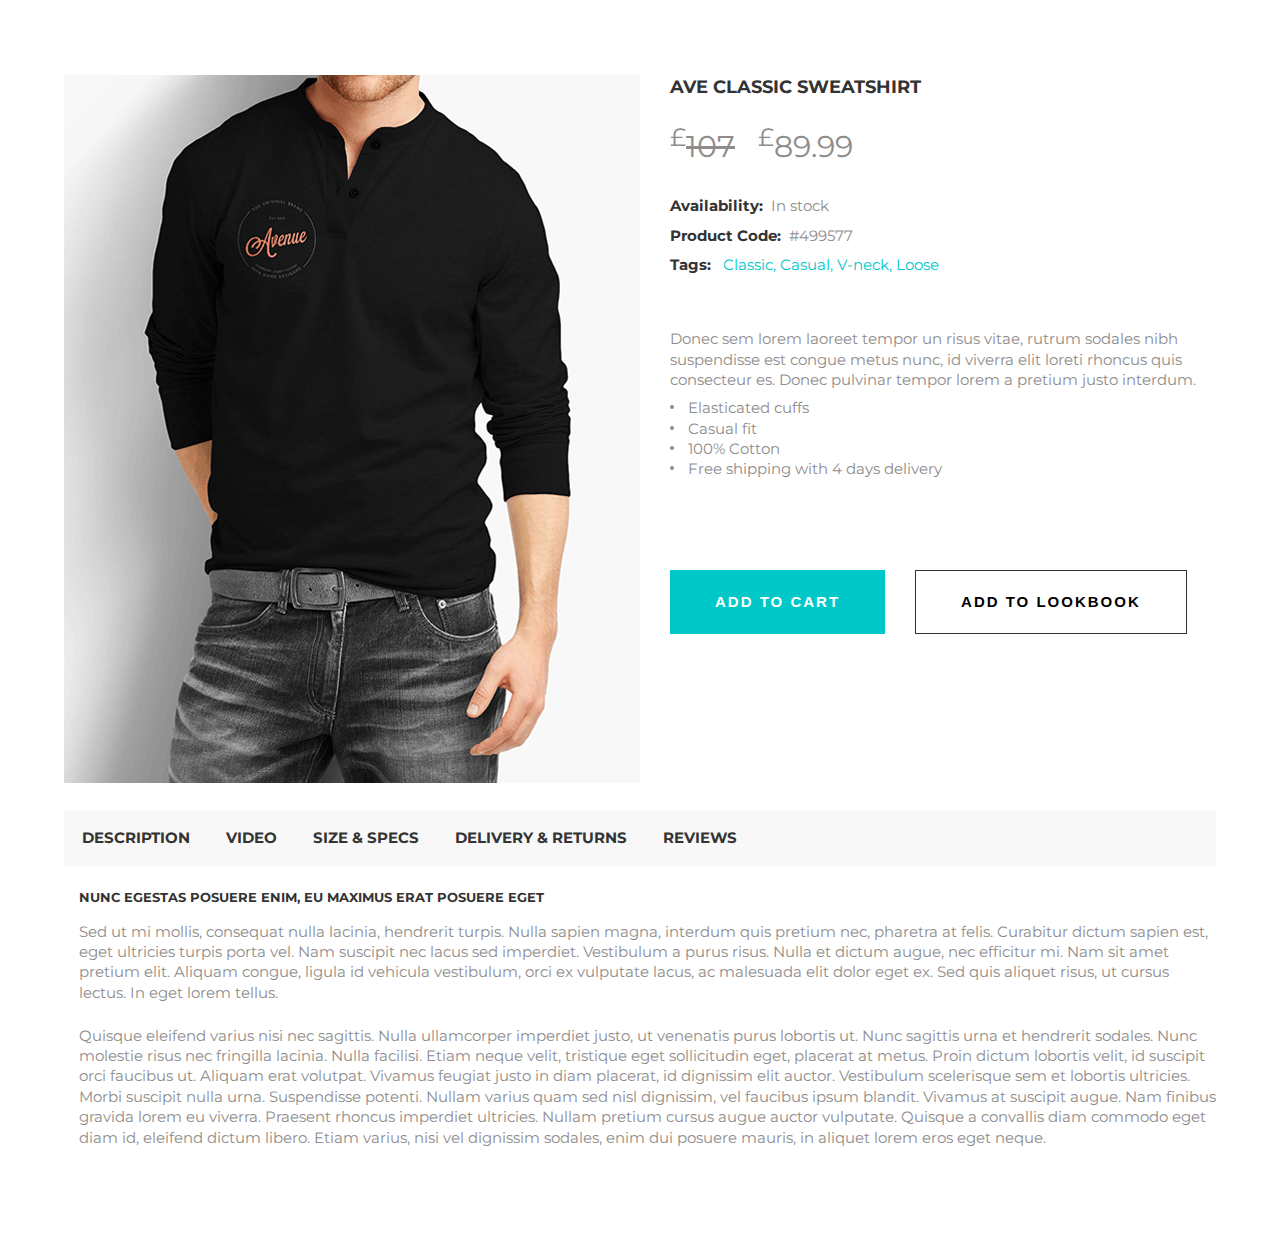
<file: docs/index.html>
<!DOCTYPE html>
<html lang="en">
<head>
    <meta charset="UTF-8">
    <title>Card-product</title>
    <meta name="description" content="Author: R.V. Kravets">

	<meta http-equiv="X-UA-Compatible" content="IE=edge">
	<meta name="viewport" content="width=device-width, initial-scale=1">
<link href="index.css" rel="stylesheet"></head>
<body>
    <section class="card section-card">
        <div class="card__wrapper">
            <div class="card__row">
                <div class=" card__colunmn card__colunmn-left">
                    <div class="card__column-image">
                        <div class="card__image">
                            <img src="./assets/images/product-image.png" alt="Product">
                        </div>
                    </div>
                </div>
                <div class="card__colunmn card__column-right">
                    <div class="card__column-description">
                        <h3>Ave classic sweatshirt</h3>
                        <div class="card__price">
                            <span class="card__price-value">
                                <span class="card__currency">&#163;</span><del>107</del>
                            </span>
                            <span class="card__price-value">
                                <span class="card__currency">&#163;</span>89.99
                            </span>
                        </div>
                        <div class="card__feature">
                            <div class="card__future-item">
                                <span class="card__future-value">Availability:</span>In stock
                            </div>
                            <div class="card__future-item">
                                <span class="card__future-value">Product Code:</span>#499577
                            </div>
                            <div class="card__future-item">
                                <span class="card__future-value">Tags:</span>
                                <span class="card__future-value_tags">Classic, Casual, V-neck, Loose</span>
                            </div>
                        </div>
                        <div class="card__product">
                            <div>
                                <p>Donec sem lorem laoreet tempor un risus vitae, rutrum sodales nibh suspendisse est congue metus nunc, id viverra elit loreti rhoncus quis consecteur es. Donec pulvinar tempor lorem a pretium justo interdum.</p>
                            </div>
                            <ul class="card__product-items">
                                <li class="card__product-item">Elasticated cuffs</li>
                                <li class="card__product-item">Casual fit</li>
                                <li class="card__product-item">100% Cotton</li>
                                <li class="card__product-item">Free shipping with 4 days delivery</li>
                            </ul>
                        </div>
                        <div class="card__action">
                            <button class="card__btn_cart btn">Add to cart</button>
                            <button class="card__btn_book btn">Add to Lookbook</button>
                        </div>
                    </div>
                </div>
                <div class="card__detailes">
                    <div class="card__detailes-nav">
                        <ul class="card__nav-items">
                            <li class="card__nav-item">
                                <a class="card__nav-link" href="#">Description</a>
                            </li>
                            <li class="card__nav-item">
                                <a class="card__nav-link" href="#">Video</a>
                            </li>
                            <li class="card__nav-item">
                                <a class="card__nav-link" href="#">Size & Specs</a>
                            </li>
                            <li class="card__nav-item">
                                <a class="card__nav-link" href="#">Delivery & Returns</a>
                            </li>
                            <li class="card__nav-item">
                                <a class="card__nav-link" href="#">Reviews</a>
                            </li>
                        </ul>
                    </div>
                    <div class="card__detailes-content">
                        <p class="card__detailes-content_title">Nunc egestas posuere enim, eu maximus erat posuere eget</p>
                        <div class="card__detailes-content_text-one">
                            <p>Sed ut mi mollis, consequat nulla lacinia, hendrerit turpis. Nulla sapien magna, interdum quis pretium nec, pharetra at felis. Curabitur dictum sapien est, eget ultricies turpis porta vel. Nam suscipit nec lacus sed imperdiet. Vestibulum a purus risus. Nulla et dictum augue, nec efficitur mi. Nam sit amet pretium elit. Aliquam congue, ligula id vehicula vestibulum, orci ex vulputate lacus, ac malesuada elit dolor eget ex. Sed quis aliquet risus, ut cursus lectus. In eget lorem tellus.</p>
                        </div>
                        <div class="card__detailes-content_text">
                            <p>Quisque eleifend varius nisi nec sagittis. Nulla ullamcorper imperdiet justo, ut venenatis purus lobortis ut. Nunc sagittis urna et hendrerit sodales. Nunc molestie risus nec fringilla lacinia. Nulla facilisi. Etiam neque velit, tristique eget sollicitudin eget, placerat at metus. Proin dictum lobortis velit, id suscipit orci faucibus ut. Aliquam erat volutpat. Vivamus feugiat justo in diam placerat, id dignissim elit auctor. Vestibulum scelerisque sem et lobortis ultricies. Morbi suscipit nulla urna. Suspendisse potenti. Nullam varius quam sed nisl dignissim, vel faucibus ipsum blandit. Vivamus at suscipit augue. Nam finibus gravida lorem eu viverra. Praesent rhoncus imperdiet ultricies. Nullam pretium cursus augue auctor vulputate. Quisque a convallis diam commodo eget diam id, eleifend dictum libero. Etiam varius, nisi vel dignissim sodales, enim dui posuere mauris, in aliquet lorem eros eget neque.</p>
                        </div>
                    </div>
                </div>
            </div>
        </div>
    </section>
<script type="text/javascript" src="vendors.js"></script><script type="text/javascript" src="index.js"></script></body>
</html>
</file>
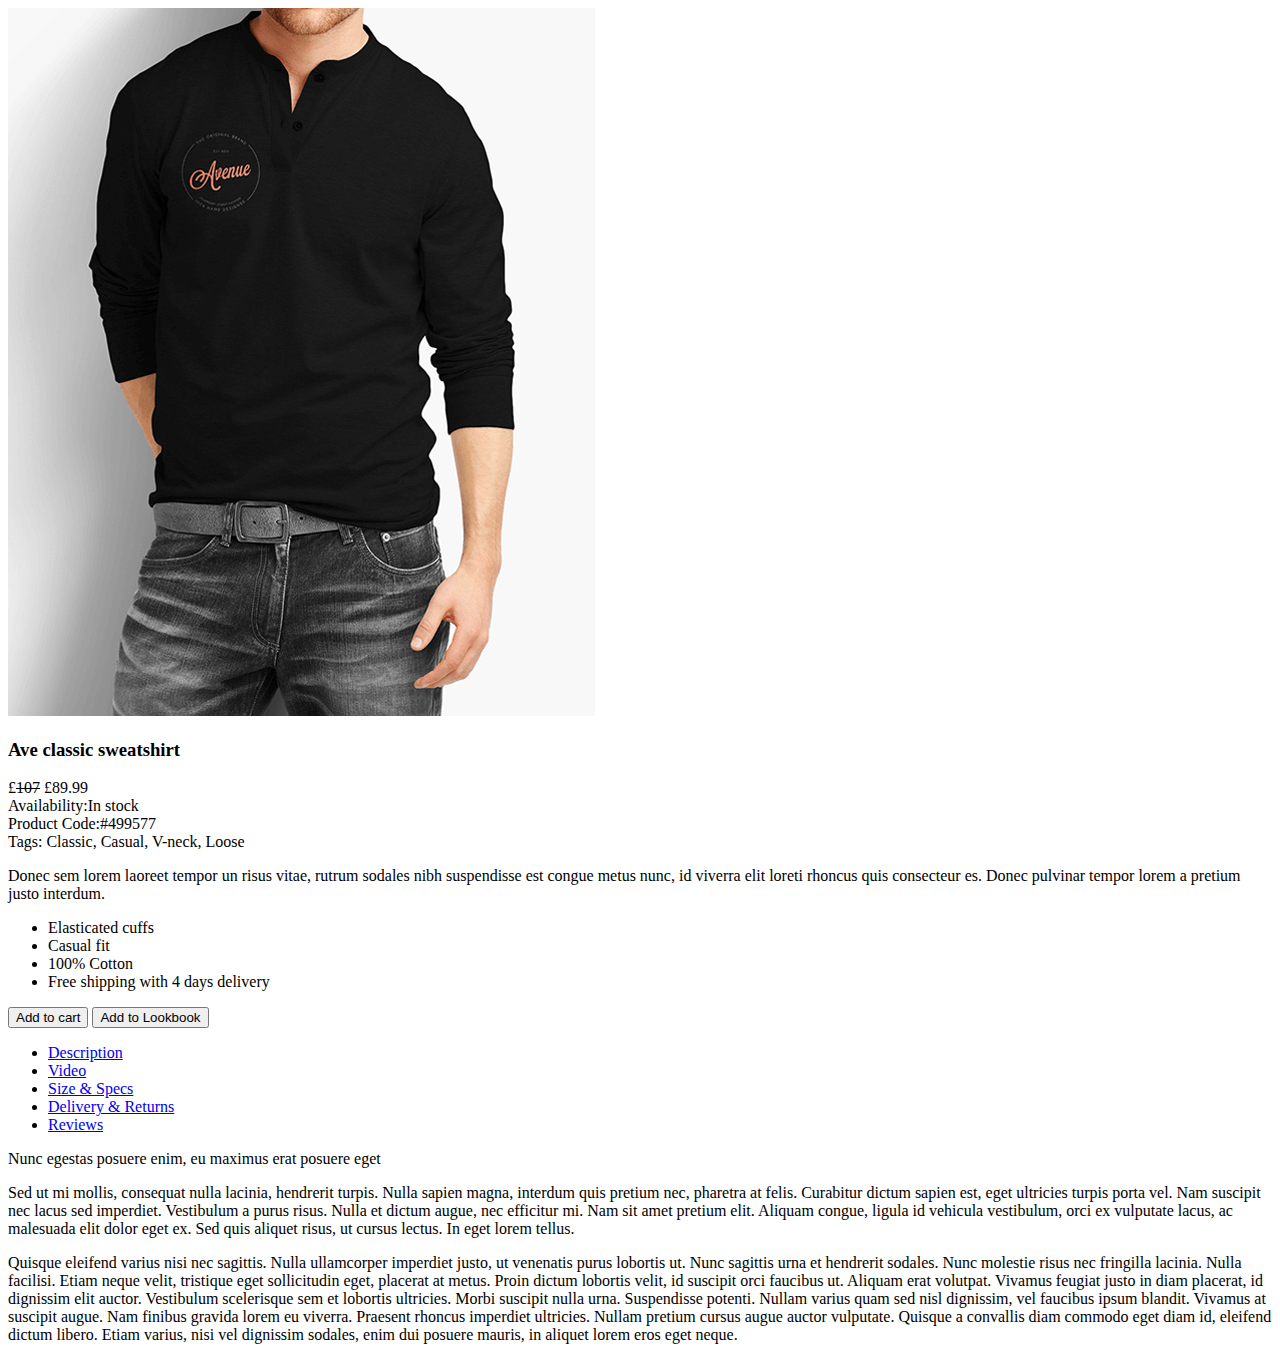
<file: src/index/index.html>
<!DOCTYPE html>
<html lang="en">
<head>
    <meta charset="UTF-8">
    <title>Card-product</title>
    <meta name="description" content="Author: R.V. Kravets">

	<meta http-equiv="X-UA-Compatible" content="IE=edge">
	<meta name="viewport" content="width=device-width, initial-scale=1">
</head>
<body>
    <section class="card section-card">
        <div class="card__wrapper">
            <div class="card__row">
                <div class=" card__colunmn card__colunmn-left">
                    <div class="card__column-image">
                        <div class="card__image">
                            <img src="../../assets/images/product-image.png" alt="Product">
                        </div>
                    </div>
                </div>
                <div class="card__colunmn card__column-right">
                    <div class="card__column-description">
                        <h3>Ave classic sweatshirt</h3>
                        <div class="card__price">
                            <span class="card__price-value">
                                <span class="card__currency">&#163;</span><del>107</del>
                            </span>
                            <span class="card__price-value">
                                <span class="card__currency">&#163;</span>89.99
                            </span>
                        </div>
                        <div class="card__feature">
                            <div class="card__future-item">
                                <span class="card__future-value">Availability:</span>In stock
                            </div>
                            <div class="card__future-item">
                                <span class="card__future-value">Product Code:</span>#499577
                            </div>
                            <div class="card__future-item">
                                <span class="card__future-value">Tags:</span>
                                <span class="card__future-value_tags">Classic, Casual, V-neck, Loose</span>
                            </div>
                        </div>
                        <div class="card__product">
                            <div>
                                <p>Donec sem lorem laoreet tempor un risus vitae, rutrum sodales nibh suspendisse est congue metus nunc, id viverra elit loreti rhoncus quis consecteur es. Donec pulvinar tempor lorem a pretium justo interdum.</p>
                            </div>
                            <ul class="card__product-items">
                                <li class="card__product-item">Elasticated cuffs</li>
                                <li class="card__product-item">Casual fit</li>
                                <li class="card__product-item">100% Cotton</li>
                                <li class="card__product-item">Free shipping with 4 days delivery</li>
                            </ul>
                        </div>
                        <div class="card__action">
                            <button class="card__btn_cart btn">Add to cart</button>
                            <button class="card__btn_book btn">Add to Lookbook</button>
                        </div>
                    </div>
                </div>
                <div class="card__detailes">
                    <div class="card__detailes-nav">
                        <ul class="card__nav-items">
                            <li class="card__nav-item">
                                <a class="card__nav-link" href="#">Description</a>
                            </li>
                            <li class="card__nav-item">
                                <a class="card__nav-link" href="#">Video</a>
                            </li>
                            <li class="card__nav-item">
                                <a class="card__nav-link" href="#">Size & Specs</a>
                            </li>
                            <li class="card__nav-item">
                                <a class="card__nav-link" href="#">Delivery & Returns</a>
                            </li>
                            <li class="card__nav-item">
                                <a class="card__nav-link" href="#">Reviews</a>
                            </li>
                        </ul>
                    </div>
                    <div class="card__detailes-content">
                        <p class="card__detailes-content_title">Nunc egestas posuere enim, eu maximus erat posuere eget</p>
                        <div class="card__detailes-content_text-one">
                            <p>Sed ut mi mollis, consequat nulla lacinia, hendrerit turpis. Nulla sapien magna, interdum quis pretium nec, pharetra at felis. Curabitur dictum sapien est, eget ultricies turpis porta vel. Nam suscipit nec lacus sed imperdiet. Vestibulum a purus risus. Nulla et dictum augue, nec efficitur mi. Nam sit amet pretium elit. Aliquam congue, ligula id vehicula vestibulum, orci ex vulputate lacus, ac malesuada elit dolor eget ex. Sed quis aliquet risus, ut cursus lectus. In eget lorem tellus.</p>
                        </div>
                        <div class="card__detailes-content_text">
                            <p>Quisque eleifend varius nisi nec sagittis. Nulla ullamcorper imperdiet justo, ut venenatis purus lobortis ut. Nunc sagittis urna et hendrerit sodales. Nunc molestie risus nec fringilla lacinia. Nulla facilisi. Etiam neque velit, tristique eget sollicitudin eget, placerat at metus. Proin dictum lobortis velit, id suscipit orci faucibus ut. Aliquam erat volutpat. Vivamus feugiat justo in diam placerat, id dignissim elit auctor. Vestibulum scelerisque sem et lobortis ultricies. Morbi suscipit nulla urna. Suspendisse potenti. Nullam varius quam sed nisl dignissim, vel faucibus ipsum blandit. Vivamus at suscipit augue. Nam finibus gravida lorem eu viverra. Praesent rhoncus imperdiet ultricies. Nullam pretium cursus augue auctor vulputate. Quisque a convallis diam commodo eget diam id, eleifend dictum libero. Etiam varius, nisi vel dignissim sodales, enim dui posuere mauris, in aliquet lorem eros eget neque.</p>
                        </div>
                    </div>
                </div>
            </div>
        </div>
    </section>
</body>
</html>
</file>
<file: docs/index.css>
@import url(https://fonts.googleapis.com/css?family=Montserrat:300,400);* {
  box-sizing: border-box; }

html {
  font-family: "Montserrat", "Helvetica", "Arial", sans-serif;
  font-size: 15px; }

body {
  position: relative;
  min-height: 100vh;
  min-width: 320px;
  padding: 0;
  margin: 0;
  overflow-x: hidden;
  font-weight: 400;
  line-height: 1.36;
  color: #8e8c8c; }

h1,
h2,
h3,
h4,
p, figure {
  margin: 0;
  padding: 0; }

ul {
  list-style: none;
  padding: 0;
  margin: 0; }

h3 {
  color: #333333;
  text-transform: uppercase;
  font-size: 1.2rem; }

a {
  text-decoration: none;
  display: inline-block;
  text-transform: uppercase;
  font-weight: bold; }

.card {
  max-width: 2560px;
  margin: 0 auto;
  /*  Section image   */
  /*   Section  description   */
  /*   Buttons   */
  /*   Section detailes   */ }
  .card__wrapper {
    width: 90%;
    height: auto;
    margin: 5rem auto; }
  .card__row {
    display: -ms-flexbox;
    display: flex;
    -ms-flex-wrap: wrap;
    flex-wrap: wrap;
    width: 100%; }
  .card__colunmn-left {
    width: 50%;
    display: -ms-flexbox;
    display: flex;
    -ms-flex-pack: center;
    justify-content: center;
    -ms-flex-align: center;
    align-items: center; }
  .card__column-right {
    width: 50%; }
  .card__column-image {
    overflow: hidden; }
  .card__image > img {
    overflow: hidden;
    display: block;
    transition: transform .5s ease-in-out;
    -ms-transform: scale(1);
    transform: scale(1);
    -ms-transform-origin: 100% 0;
    transform-origin: 100% 0; }
    .card__image > img:hover {
      -ms-transform: scale(1.5) translateX(20%);
      transform: scale(1.5) translateX(20%); }
  .card__column-description {
    padding: 0 0rem 0 2rem;
    position: relative; }
  .card__price {
    padding: 1.5rem 0 1.9rem 0;
    font-size: 2rem;
    padding-right: 1rem;
    font-weight: 400; }
  .card__price-value {
    padding-right: 1rem; }
  .card__currency {
    vertical-align: super;
    font-size: smaller;
    line-height: normal; }
  .card__future-item {
    padding: 0 0 0.6rem 0; }
  .card__future-value {
    font-weight: bold;
    color: #333333;
    padding-right: 0.5rem; }
    .card__future-value_tags {
      color: #00c8c8;
      font-weight: 400; }
  .card__product {
    padding-top: 3rem; }
  .card__product-items {
    position: relative;
    padding: 0.5rem 0 0 1.2rem; }
  .card__product-item::before {
    content: "";
    display: -ms-flexbox;
    display: flex;
    position: absolute;
    left: 0;
    margin-top: 0.6rem;
    -ms-transform: translateY(-50%);
    transform: translateY(-50%);
    width: 4px;
    height: 4px;
    border-radius: 50%;
    background-color: #8e8c8c; }
  .card__action {
    display: -ms-flexbox;
    display: flex;
    position: relative;
    -ms-flex-direction: row;
    flex-direction: row;
    max-width: 100%;
    padding: 6rem 0 3rem 0; }
  .card__btn_cart {
    background-color: #00c8c8;
    color: white;
    margin-right: 2rem;
    border: none; }
    .card__btn_cart:hover {
      background-color: #333333;
      color: white; }
  .card__btn_book {
    background-color: transparent;
    border: 1px solid #333333; }
    .card__btn_book:hover {
      border-color: #00c8c8;
      background-color: #00c8c8;
      color: white; }
  .card__detailes {
    display: -ms-flexbox;
    display: flex;
    -ms-flex-direction: column;
    flex-direction: column;
    width: 100%; }
  .card__nav-items {
    display: -ms-flexbox;
    display: flex;
    -ms-flex-direction: row;
    flex-direction: row;
    -ms-flex-pack: start;
    justify-content: flex-start;
    background-color: #f8f8f8;
    margin-top: 1.8rem;
    margin-bottom: 1.5rem; }
  .card__nav-item > a {
    font-size: 1em;
    padding: 1.2rem;
    white-space: nowrap;
    color: #333333;
    transition: background-color .2s ease; }
    .card__nav-item > a:hover {
      color: white;
      background-color: #333333; }
  .card__detailes-content {
    margin-bottom: 1rem;
    padding-left: 1rem; }
    .card__detailes-content_title {
      font-size: 13px;
      font-weight: bold;
      text-transform: uppercase;
      color: #333333;
      padding-bottom: 1rem; }
    .card__detailes-content_text-one {
      padding-bottom: 1.5rem; }

/*   Button base   */
.btn {
  padding: 1.5em 3em;
  font-size: 1rem;
  text-transform: uppercase;
  font-weight: bold;
  letter-spacing: 2px;
  text-align: center;
  cursor: pointer;
  white-space: nowrap;
  outline: none;
  transition: background-color .2s ease; }

@media (max-width: 800px) {
  .card__column-description {
    margin-top: 1rem;
    padding: 0 0rem 0 1.5rem; }
  .card__colunmn-left {
    width: 100%; }
  .card__column-right {
    width: 100%; }
  .card__nav-item > a {
    font-size: 1em; }
  .card__detailes-nav {
    padding-left: 1.1rem; } }

@media (max-width: 1124px) {
  .card__action {
    -ms-flex-direction: column;
    flex-direction: column; }
  .card__btn_cart {
    margin-bottom: 2rem;
    margin-right: 0; } }

@media (max-width: 792px) {
  .card__action {
    padding: 2rem 0 1rem 0; }
  .card__product {
    padding-top: 1rem; }
  .card__price {
    padding: 1rem 0 1rem 0;
    font-size: 1.5rem; }
  .card__nav-items {
    width: 100%;
    -ms-flex-pack: start;
    justify-content: flex-start;
    -ms-flex-direction: column;
    flex-direction: column; }
  .card__nav-item > a {
    width: 100%; } }

@media (max-width: 360px) {
  .card__product {
    padding: 0.5rem 0.5rem 0 0; }
  .card__price {
    padding: 0.5rem 0 0.5rem 0;
    font-size: 1.3rem; }
  .card__action {
    padding: 0.5rem 1rem 0.5rem 0; }
  .card__btn_cart {
    margin-bottom: 1rem; }
  .card__detailes-content {
    padding: 0 1rem; }
  .card__detailes-nav {
    padding: 0 1.1rem; }
  .btn {
    padding: 1.2em 1em;
    font-size: 0.8rem; } }
</file>
